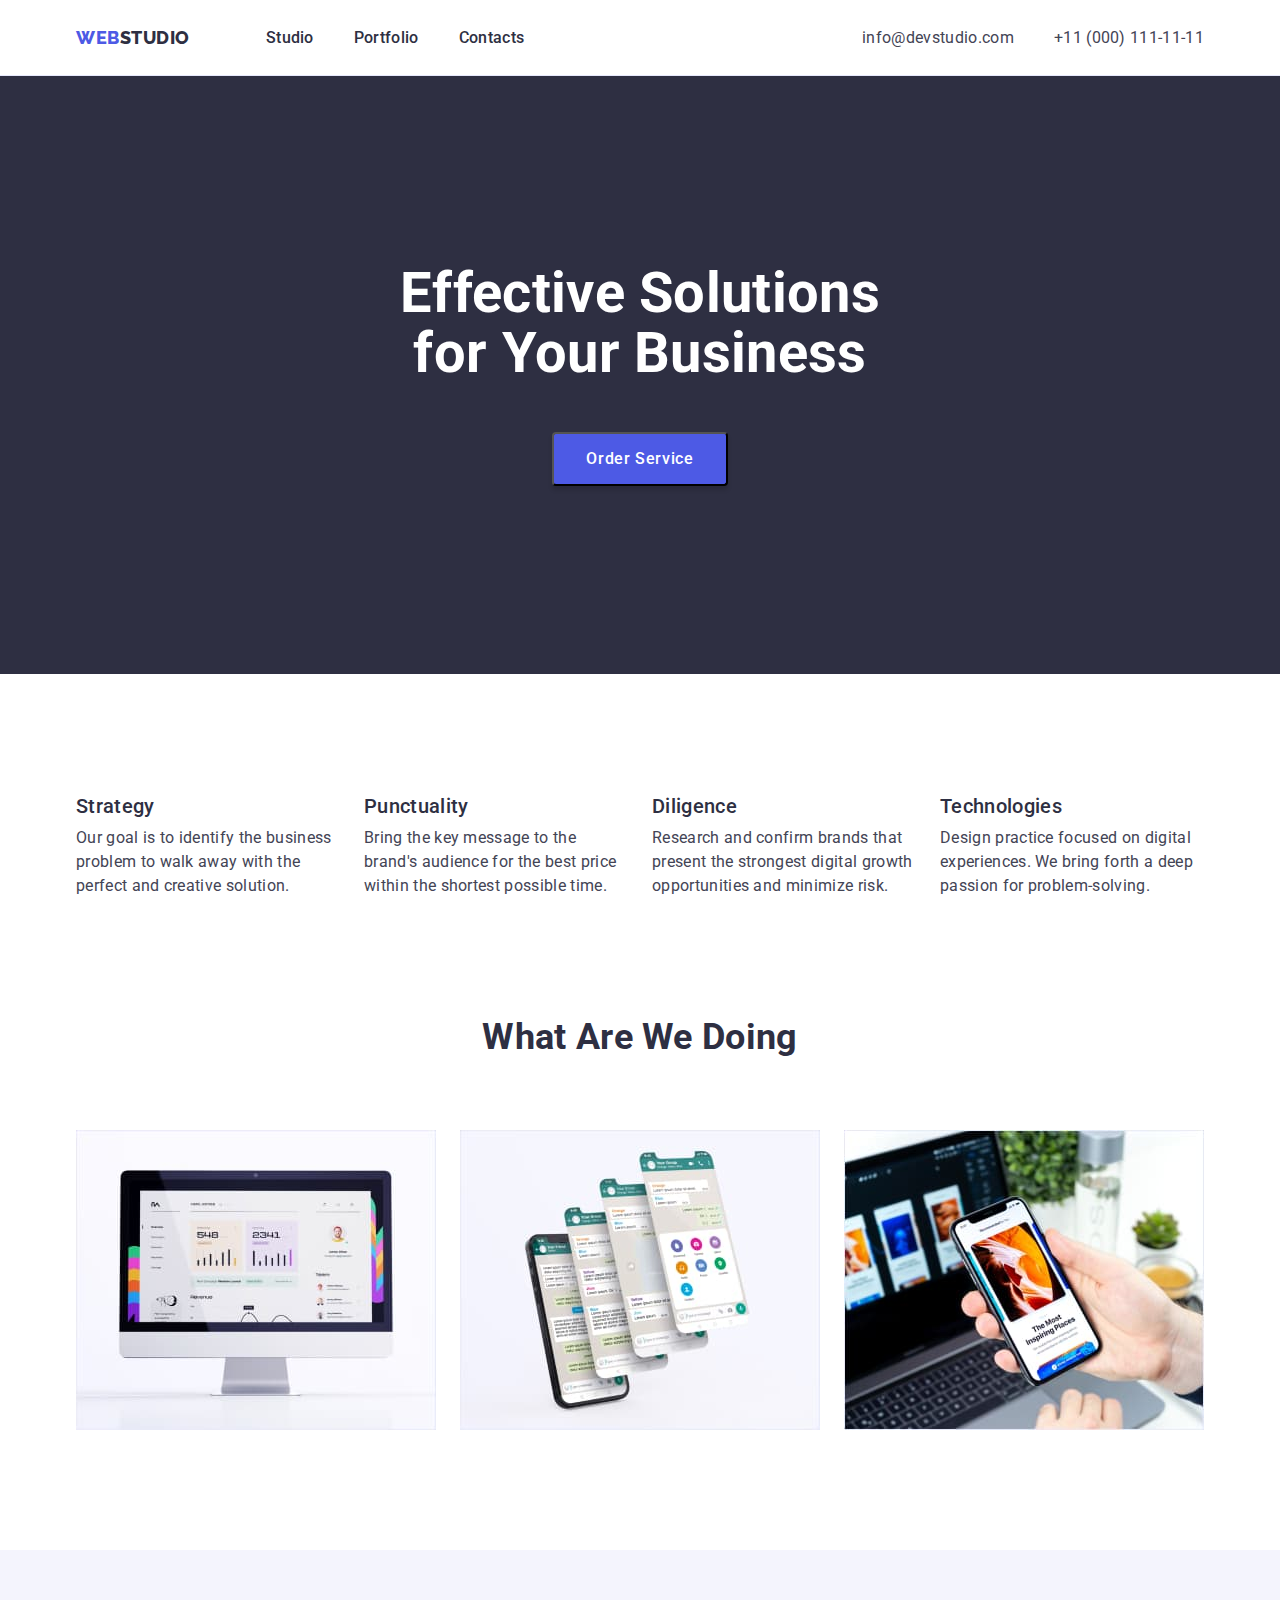
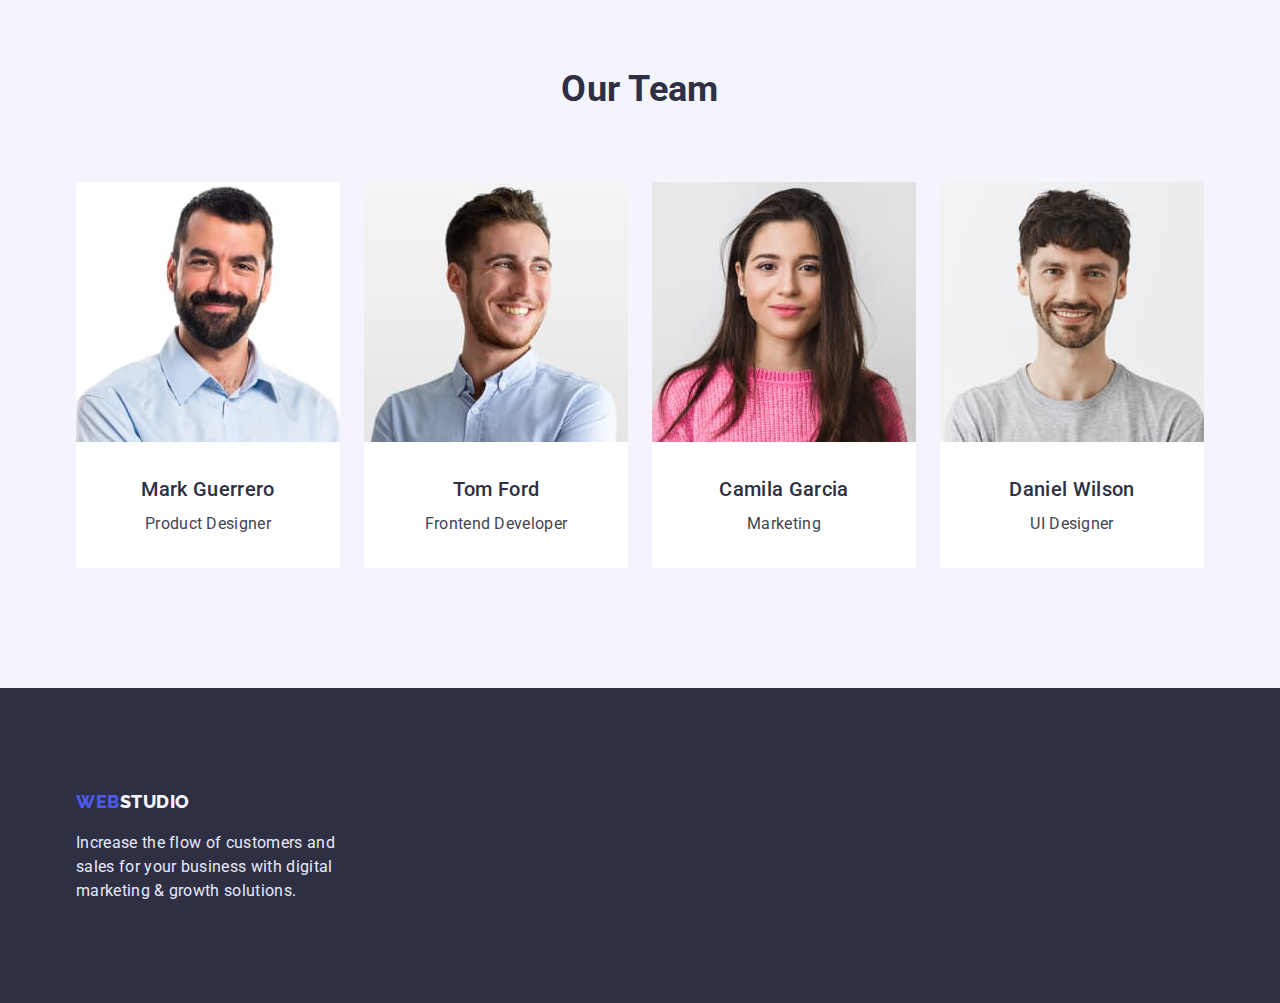
<file: index.html>
<!DOCTYPE html>
<html lang="en">
	<head>
		<meta charset="UTF-8" />
		<meta http-equiv="X-UA-Compatible" content="IE=edge" />
		<meta name="viewport" content="width=device-width, initial-scale=1.0" />
		<title>WebStudio</title>
		<link rel="preconnect" href="https://fonts.googleapis.com" />
		<link rel="preconnect" href="https://fonts.gstatic.com" crossorigin />
		<link
			href="https://fonts.googleapis.com/css2?family=Raleway:wght@800&family=Roboto:wght@400;500;700;900&display=swap"
			rel="stylesheet"
		/>
		<link rel="preconnect" href="https://fonts.googleapis.com" />
		<link rel="preconnect" href="https://fonts.gstatic.com" crossorigin />
		<link rel="stylesheet" href="https://cdn.jsdelivr.net/npm/modern-normalize@1.1.0/modern-normalize.min.css" />
		<link rel="stylesheet" href="./css/styles.css" />
	</head>

	<body>
		<!--Top Line-->
		<header class="page-header">
			<div class="container page-header-container">
				<nav class="page-nav">
					<a class="logo link" href="./index.html">Web<span class="logo-black">Studio</span></a>
					<ul class="menu list">
						<li class="menu-item"><a class="menu-link link" href="./index.html">Studio</a></li>
						<li class="menu-item"><a class="menu-link link" href="./portfolio.html">Portfolio</a></li>
						<li class="menu-item"><a class="menu-link link" href="">Contacts</a></li>
					</ul>
				</nav>
				<address class="contacts">
					<ul class="contact list">
						<li class="email"><a class="contact-email link" href="mailto:info@devstudio.com">info@devstudio.com</a></li>
						<li class="phone"><a class="contact-phone link" href="tel:+110001111111">+11 (000) 111-11-11</a></li>
					</ul>
				</address>
			</div>
		</header>

		<!--Hero image-->
		<main>
			<section class="hero">
				<div class="container">
					<h1 class="hero-title">Effective Solutions for Your Business</h1>
					<button class="model-btn" type="button">Order Service</button>
				</div>
			</section>
			<!--Section 1 Hidden title-->
			<section class="heading-title section">
				<div class="container">
					<h2 class="visually-hidden">Features</h2>
					<ul class="card-list list">
						<li class="heading">
							<h3 class="title-discription">Strategy</h3>
							<p class="section-discription">
								Our goal is to identify the business problem to walk away with the perfect and creative solution.
							</p>
						</li>

						<li class="heading">
							<h3 class="title-discription">Punctuality</h3>
							<p class="section-discription">
								Bring the key message to the brand's audience for the best price within the shortest possible time.
							</p>
						</li>

						<li class="heading">
							<h3 class="title-discription">Diligence</h3>
							<p class="section-discription">
								Research and confirm brands that present the strongest digital growth opportunities and minimize risk.
							</p>
						</li>

						<li class="heading">
							<h3 class="title-discription">Technologies</h3>
							<p class="section-discription">
								Design practice focused on digital experiences. We bring forth a deep passion for problem-solving.
							</p>
						</li>
					</ul>
				</div>
			</section>

			<!--Section 2-->
			<section class="title-item">
				<div class="container">
					<h2 class="promo-title">What are we doing</h2>
					<ul class="card-list list">
						<li>
							<img src="./images/section2/img1.jpg" alt="monitor" width="360" />
						</li>
						<li>
							<img src="./images/section2/img2.jpg" alt="screen" width="360" />
						</li>
						<li>
							<img src="./images/section2/img3.jpg" alt="phone" width="360" />
						</li>
					</ul>
				</div>
			</section>
			<!--Section 3-->
			<section class="title-team section">
				<div class="container">
					<h2 class="promo-title">Our Team</h2>
					<ul class="card-list list">
						<li>
							<img src="./images/section3/img.team1.jpg" alt="photo of a man" width="264" />
							<div class="card-content">
								<h3 class="person-title">Mark Guerrero</h3>
								<p class="work-discription">Product Designer</p>
							</div>
						</li>
						<li>
							<img src="./images/section3/img.team2.jpg" alt="photo of a man" width="264" />
							<div class="card-content">
								<h3 class="person-title">Tom Ford</h3>
								<p class="work-discription">Frontend Developer</p>
							</div>
						</li>
						<li>
							<img src="./images/section3/img.team3.jpg" alt="photo of a woman" width="264" />
							<div class="card-content">
								<h3 class="person-title">Camila Garcia</h3>
								<p class="work-discription">Marketing</p>
							</div>
						</li>
						<li>
							<img src="./images/section3/img.team4.jpg" alt="photo of a man" width="264" />
							<div class="card-content">
								<h3 class="person-title">Daniel Wilson</h3>
								<p class="work-discription">UI Designer</p>
							</div>
						</li>
					</ul>
				</div>
			</section>
		</main>
		<!--foother-->
		<footer class="footer">
			<div class="container page-footer-container">
				<a class="logo logo-footer link" href="./index.html">Web<span class="logo-white">Studio</span></a>
				<p class="footer-discription">
					Increase the flow of customers and sales for your business with digital marketing & growth solutions.
				</p>
			</div>
		</footer>
	</body>
</html>
</file>
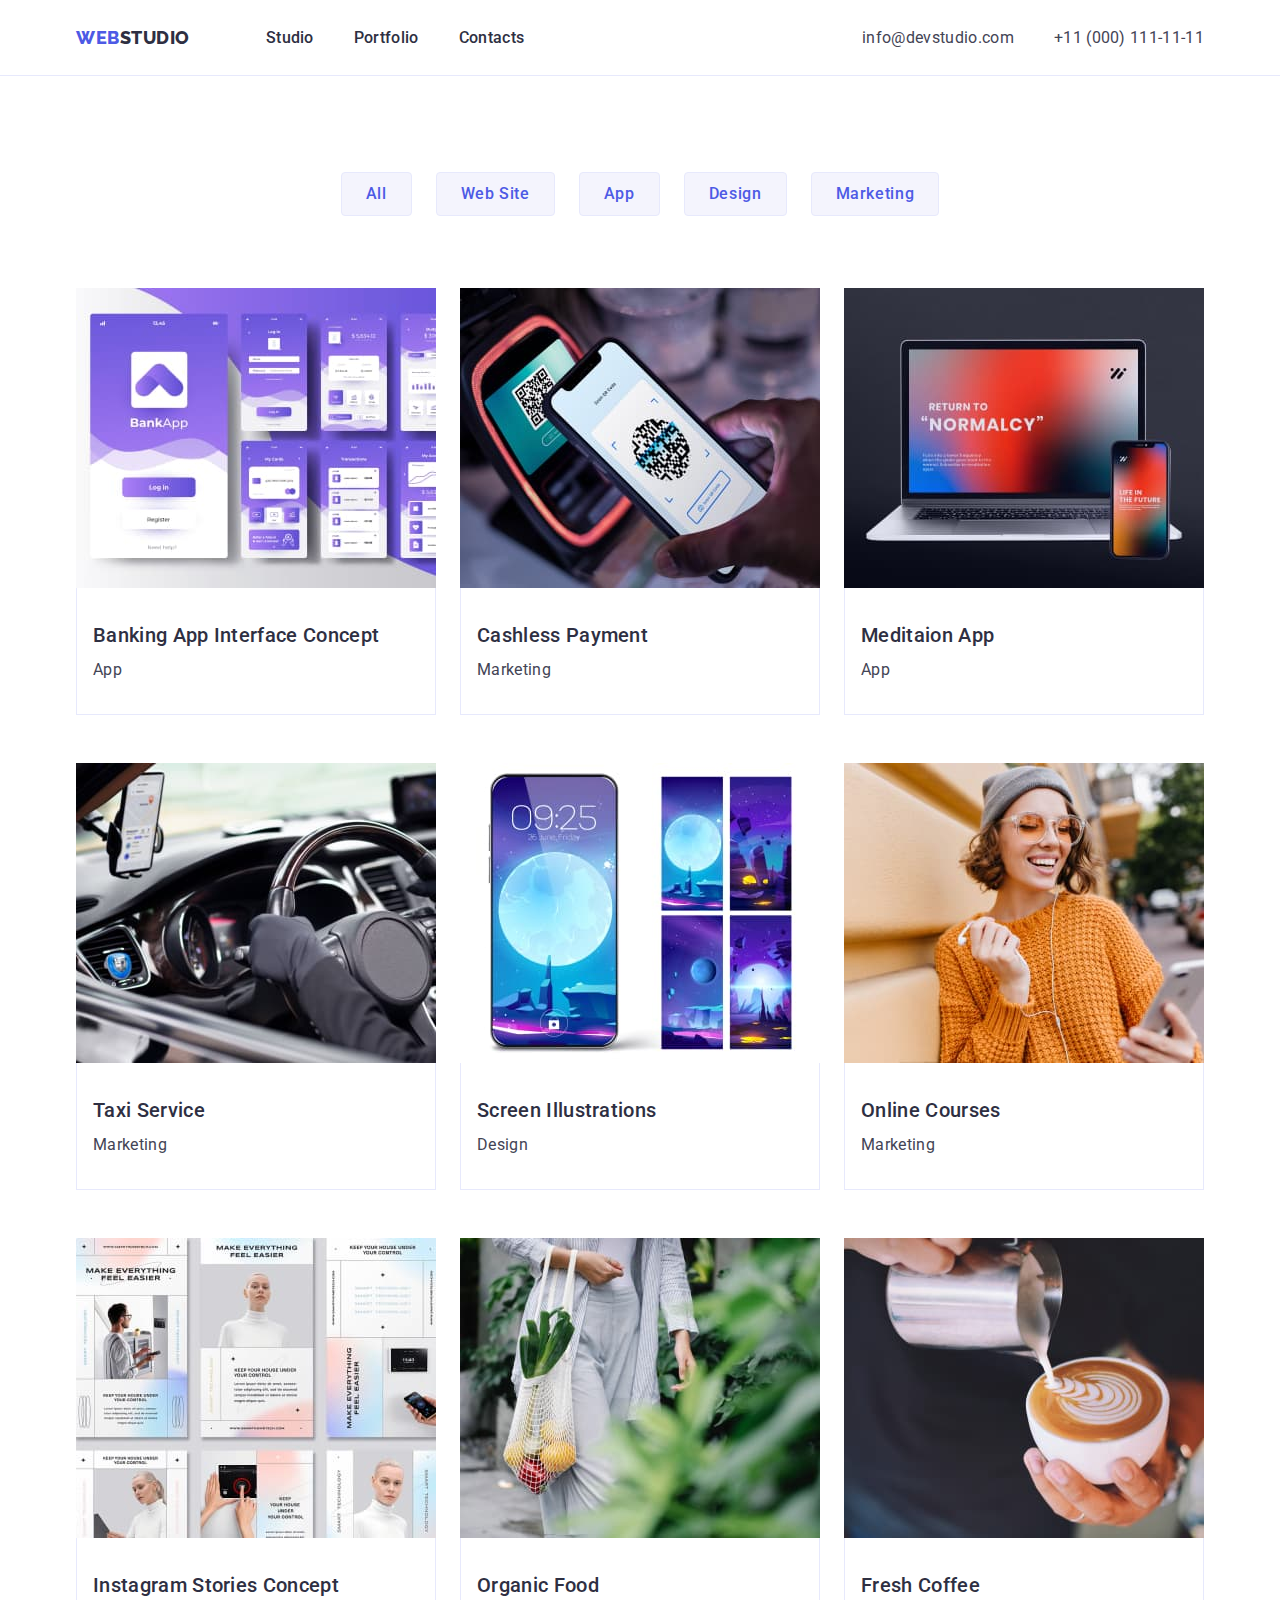
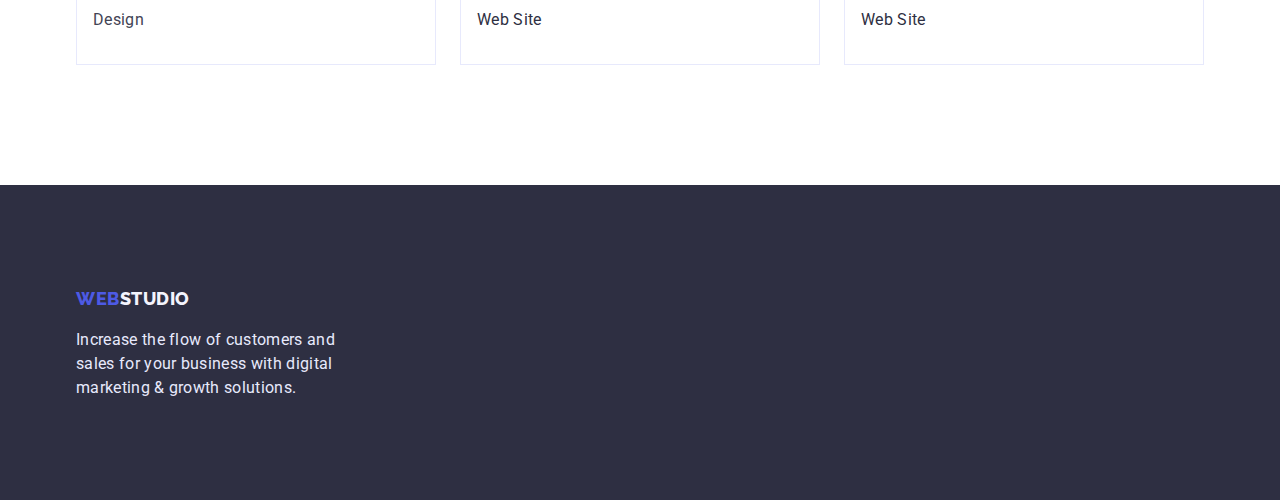
<file: portfolio.html>
<!DOCTYPE html>
<html lang="en">
	<head>
		<meta charset="UTF-8" />
		<meta http-equiv="X-UA-Compatible" content="IE=edge" />
		<meta name="viewport" content="width=device-width, initial-scale=1.0" />
		<title>Portfolio</title>
		<link rel="preconnect" href="https://fonts.googleapis.com" />
		<link rel="preconnect" href="https://fonts.gstatic.com" crossorigin />
		<link
			href="https://fonts.googleapis.com/css2?family=Raleway:wght@800&family=Roboto:wght@400;500;700;900&display=swap"
			rel="stylesheet"
		/>
		<link rel="preconnect" href="https://fonts.googleapis.com" />
		<link rel="preconnect" href="https://fonts.gstatic.com" crossorigin />
		<link rel="stylesheet" href="https://cdn.jsdelivr.net/npm/modern-normalize@1.1.0/modern-normalize.min.css" />
		<link rel="stylesheet" href="./css/styles.css" />
	</head>
	<body>
		<!--Top Line-->
		<header class="page-header">
			<div class="container page-header-container">
				<nav class="page-nav">
					<a class="logo link" href="./index.html">Web<span class="logo-black">Studio</span></a>
					<ul class="menu list">
						<li class="menu-item"><a class="menu-link link" href="./index.html">Studio</a></li>
						<li class="menu-item"><a class="menu-link link" href="./portfolio.html">Portfolio</a></li>
						<li class="menu-item"><a class="menu-link link" href="">Contacts</a></li>
					</ul>
				</nav>
				<address class="contacts">
					<ul class="contact list">
						<li class="email"><a class="contact-email link" href="mailto:info@devstudio.com">info@devstudio.com</a></li>
						<li class="phone"><a class="contact-phone link" href="tel:+110001111111">+11 (000) 111-11-11</a></li>
					</ul>
				</address>
			</div>
		</header>
		<!--Filters-->
		<main>
			<section class="section section-top">
				<div class="container">
					<ul class="btn list">
						<li class="btn-menu"><button class="btn-icon" type="button">All</button></li>
						<li class="btn-menu"><button class="btn-icon" type="button">Web Site</button></li>
						<li class="btn-menu"><button class="btn-icon" type="button">App</button></li>
						<li class="btn-menu"><button class="btn-icon" type="button">Design</button></li>
						<li class="btn-menu"><button class="btn-icon" type="button">Marketing</button></li>
					</ul>
					<h1 class="visually-hidden">Filters</h1>
					<ul class="img-list list">
						<li>
							<img src="./images/sectionfilters/imgbanking.jpg" alt="Banking App" width="360" />
							<div class="img-content">
								<h2 class="service-title">Banking App Interface Concept</h2>
								<p class="service-description">App</p>
							</div>
						</li>
						<li>
							<img src="./images/sectionfilters/imgcashless.jpg" alt="Cashless Payment" width="360" />
							<div class="img-content">
								<h2 class="service-title">Cashless Payment</h2>
								<p class="service-description">Marketing</p>
							</div>
						</li>
						<li>
							<img src="./images/sectionfilters/imgmeditaion.jpg" alt="Meditaion App" width="360" />
							<div class="img-content">
								<h2 class="service-title">Meditaion App</h2>
								<p class="service-description">App</p>
							</div>
						</li>
						<li>
							<img src="./images/sectionfilters/imgtaxi.jpg" alt="Taxi" width="360" />
							<div class="img-content">
								<h2 class="service-title">Taxi Service</h2>
								<p class="service-description">Marketing</p>
							</div>
						</li>
						<li>
							<img src="./images/sectionfilters/imgscreen.jpg" alt="Screen" width="360" />
							<div class="img-content">
								<h2 class="service-title">Screen Illustrations</h2>
								<p class="service-description">Design</p>
							</div>
						</li>
						<li>
							<img src="./images/sectionfilters/imgonline.jpg" alt="Courses" width="360" />
							<div class="img-content">
								<h2 class="service-title">Online Courses</h2>
								<p class="service-description">Marketing</p>
							</div>
						</li>
						<li>
							<img src="./images/sectionfilters/imginstagram.jpg" alt="Instagram" width="360" />
							<div class="img-content">
								<h2 class="service-title">Instagram Stories Concept</h2>
								<p class="service-description">Design</p>
							</div>
						</li>
						<li>
							<img src="./images/sectionfilters/imgorganic.jpg" alt="Food" width="360" />
							<div class="img-content">
								<h2 class="service-title">Organic Food</h2>
								<p>Web Site</p>
							</div>
						</li>
						<li>
							<img src="./images/sectionfilters/imgcoffee.jpg" alt="Coffee" width="360" />
							<div class="img-content">
								<h2 class="service-title">Fresh Coffee</h2>
								<p>Web Site</p>
							</div>
						</li>
					</ul>
				</div>
			</section>
		</main>
		<!--foother-->
		<footer class="footer">
			<div class="container">
				<a class="logo logo-footer link" href="./index.html">Web<span class="logo-white">Studio</span></a>
				<p class="footer-discription">
					Increase the flow of customers and sales for your business with digital marketing & growth solutions.
				</p>
			</div>
		</footer>
	</body>
</html>
</file>
<file: css/styles.css>
:root {
	--primary-font: "Roboto", sans-serif;
	--secondary-font: "Raleway", sans-serif;
	--main-title-color: #2e2f42;
	--secondary-title-color: #434455;
	--accent-color: #4d5ae5;
}
body {
	font-family: var(--primary-font);
	color: var(--main-title-color);
	font-size: 16px;
	font-style: normal;
	font-weight: 400;
	line-height: 1.5;
	letter-spacing: 0.02em;
}
h1,
h2,
h3,
h4,
p {
	margin-top: 0;
	margin-bottom: 0;
}

ul,
ol {
	margin-top: 0;
	margin-bottom: 0;
	padding-left: 0;
}

img {
	display: block;
	max-width: 100%;
	height: auto;
}

button {
	cursor: pointer;
}

.list {
	list-style: none;
}

.link {
	text-decoration: none;
}

/*================================Components==================*/
.visually-hidden {
	position: absolute;
	width: 1px;
	height: 1px;
	margin: -1px;
	border: 0;
	padding: 0;
	white-space: nowrap;
	clip-path: inset(100%);
	clip: rect(0 0 0 0);
	overflow: hidden;
}

.title-discription {
	font-weight: 500;
	font-size: 20px;
	line-height: 1.2;
	color: var(--main-title-color);
	margin-bottom: 8px;
}

.section-discription {
	color: var(--secondary-title-color);
}

.promo-title {
	font-weight: 700;
	font-size: 36px;
	line-height: 1.11;
	text-transform: capitalize;
	color: var(--main-title-color);
	margin-bottom: 72px;
	text-align: center;
}

.footer {
	background: #2e2f42;
	padding-top: 100px;
	padding-bottom: 100px;
}
.footer-discription {
	color: #e7e9fc;
	width: 264px;
}

.container {
	width: 1158px;
	margin-left: auto;
	margin-right: auto;
	padding-right: 15px;
	padding-left: 15px;
}

/*================================/Components==================*/

/*====Top Line====*/
.logo {
	font-family: var(--secondary-font);
	font-weight: 800;
	font-size: 18px;
	display: flex;
	align-items: center;
	letter-spacing: 0.03em;
	text-transform: uppercase;
	color: #4d5ae5;
}
.logo-black {
	color: #2e2f42;
}
.logo-white {
	color: #f4f4fd;
}

.logo-footer {
	margin-bottom: 16px;
}
.menu-link {
	font-weight: 500;
	color: var(--main-title-color);
}
.menu-link:hover,
.menu-link:focus {
	color: var(--accent-color);
}

.contacts {
	margin-left: auto;
}

.email {
	margin-right: 40px;
}
.contact-email {
	font-style: normal;
	color: #434455;
}

.contact-email:hover,
.contact-email:focus {
	color: var(--accent-color);
}

.contact-phone {
	font-style: normal;
	color: #434455;
}
.contact-phone:hover,
.contact-phone:focus {
	color: var(--accent-color);
}

.model-btn {
	font-weight: 500;
	display: flex;
	padding-top: 12px;
	padding-bottom: 12px;
	padding-left: 32px;
	padding-right: 32px;
	align-items: center;
	letter-spacing: 0.04em;
	color: #ffffff;
	background: var(--accent-color);
	box-shadow: 0px 4px 4px rgba(0, 0, 0, 0.15);
	border-radius: 4px;
	display: block;
	margin: auto;
	padding: 16px 32px;
}

.model-btn:hover,
.model-btn:focus {
	background: #404bbf;
	color: #ffffff;
}

.page-header {
	padding-top: 24px;
	padding-bottom: 24px;
	border-bottom: 1px solid #e7e9fc;
	border-top: 0;
}

.page-header-container {
	display: flex;
	align-items: center;
}

.logo {
	margin-right: 76px;
}
.page-nav {
	display: flex;
	align-items: center;
}
.menu {
	display: flex;
	align-items: center;
}

.menu-item:not(:last-child) {
	margin-right: 40px;
}

.contact {
	display: flex;
	align-items: center;
}

.section {
	padding-top: 120px;
	padding-bottom: 120px;
}
.section-top {
	padding-top: 96px;
}

.title-item {
	padding-bottom: 120px;
}

.card-list {
	display: flex;
	flex-wrap: wrap;
	gap: 24px;
}

.img-list {
	display: flex;
	flex-wrap: wrap;
	column-gap: 24px;
	row-gap: 48px;
}

.btn {
	display: flex;
	flex-wrap: wrap;
	justify-content: center;
	gap: 24px;
	margin-bottom: 72px;
}

.heading {
	width: 264px;
}

/*====/Top Line====*/

/*===========Hero====*/
.hero {
	background: #2e2f42;
	text-align: center;
	padding-top: 188px;
	padding-bottom: 188px;
}

.hero-title {
	font-weight: 700;
	font-size: 56px;
	line-height: 1.07;
	color: #ffffff;
	margin-bottom: 48px;
	width: 496px;
	margin-left: auto;
	margin-right: auto;
}

button {
	font-family: inherit;
}
/*============/Hero====*/

/*============<!--Section 3-->========*/
.person-title {
	font-weight: 500;
	font-size: 20px;
	color: var(--main-title-color);
	margin-bottom: 8px;
}

.work-discription {
	color: var(--secondary-title-color);
}

.title-team {
	background: #f4f4fd;
}

.card-content {
	padding-top: 32px;
	padding-bottom: 32px;
	padding-left: 16px;
	padding-right: 16px;
	text-align: center;
	background: #ffffff;
}

.img-content {
	border: 1px solid #e7e9fc;
	padding: 32px 16px;
	border-top: none;
}
/*============/<!--Section 3-->========*/

/*=================Filters===============*/

.btn-icon {
	font-weight: 500;
	display: flex;
	padding-top: 12px;
	padding-bottom: 12px;
	padding-left: 24px;
	padding-right: 24px;
	align-items: center;
	text-align: center;
	letter-spacing: 0.04em;
	font-size: 16px;
	background: #f4f4fd;
	color: var(--accent-color);
	border: 1px solid #e7e9fc;
	border-radius: 4px;
}
.btn-icon:hover,
.btn-icon:focus {
	background: #404bbf;
	color: #ffffff;
	border-color: var(--accent-color);
}
.service-title {
	font-weight: 500;
	font-size: 20px;
	color: var(--main-title-color);
	margin-bottom: 8px;
}

.service-description {
	color: var(--secondary-title-color);
}

/*=================/Filters===============*/
</file>
